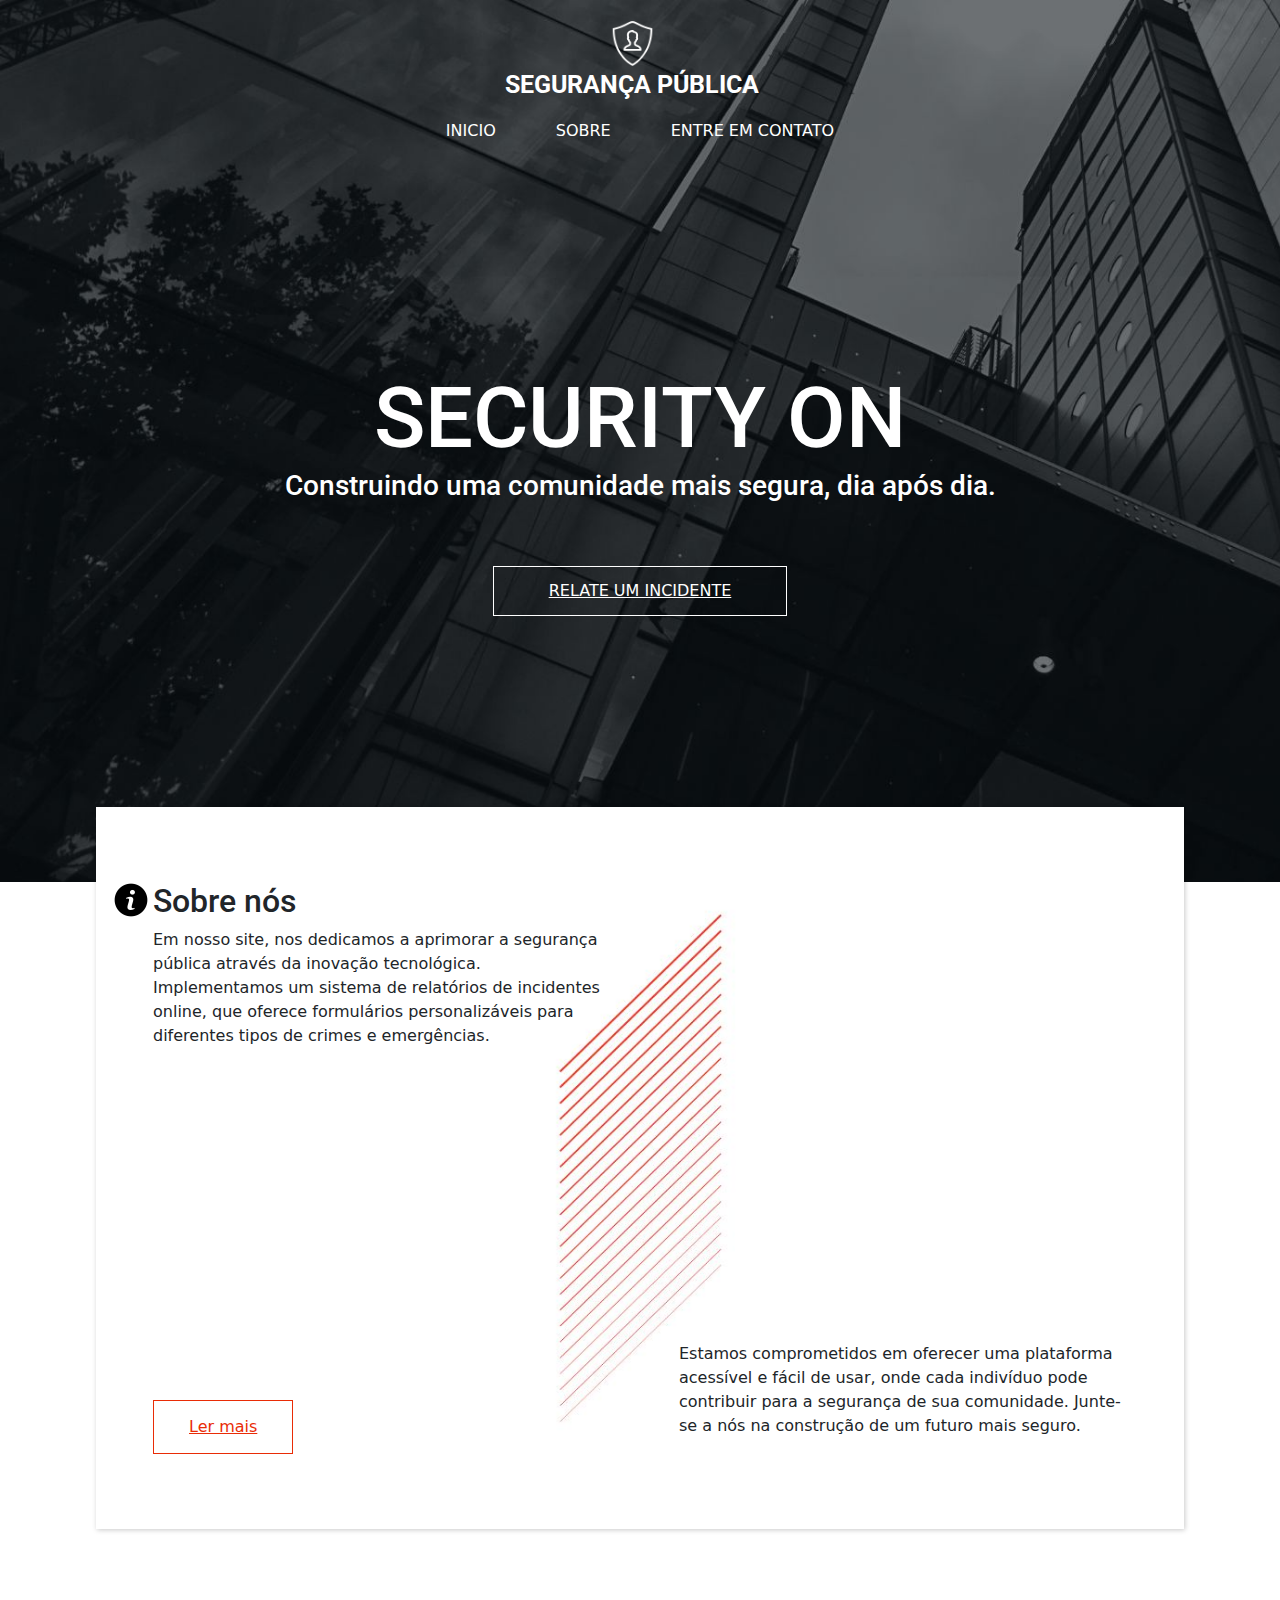
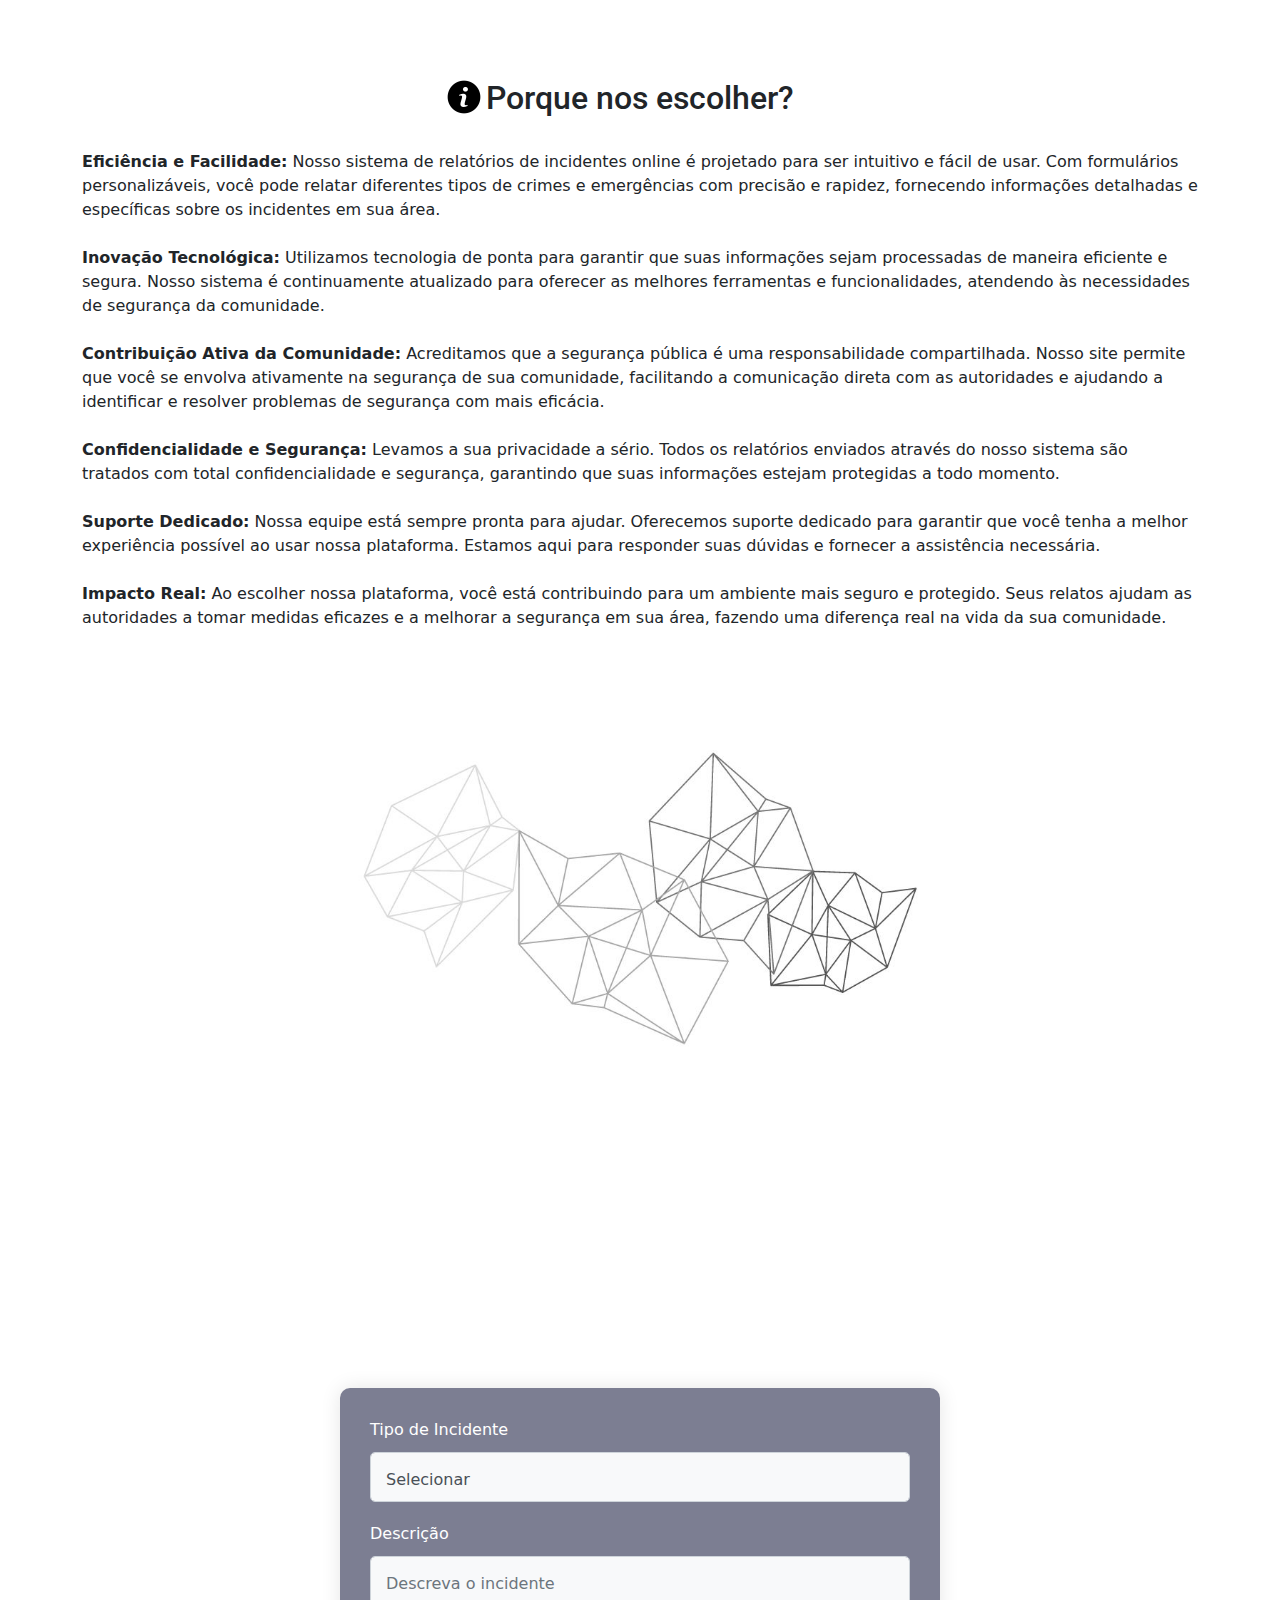
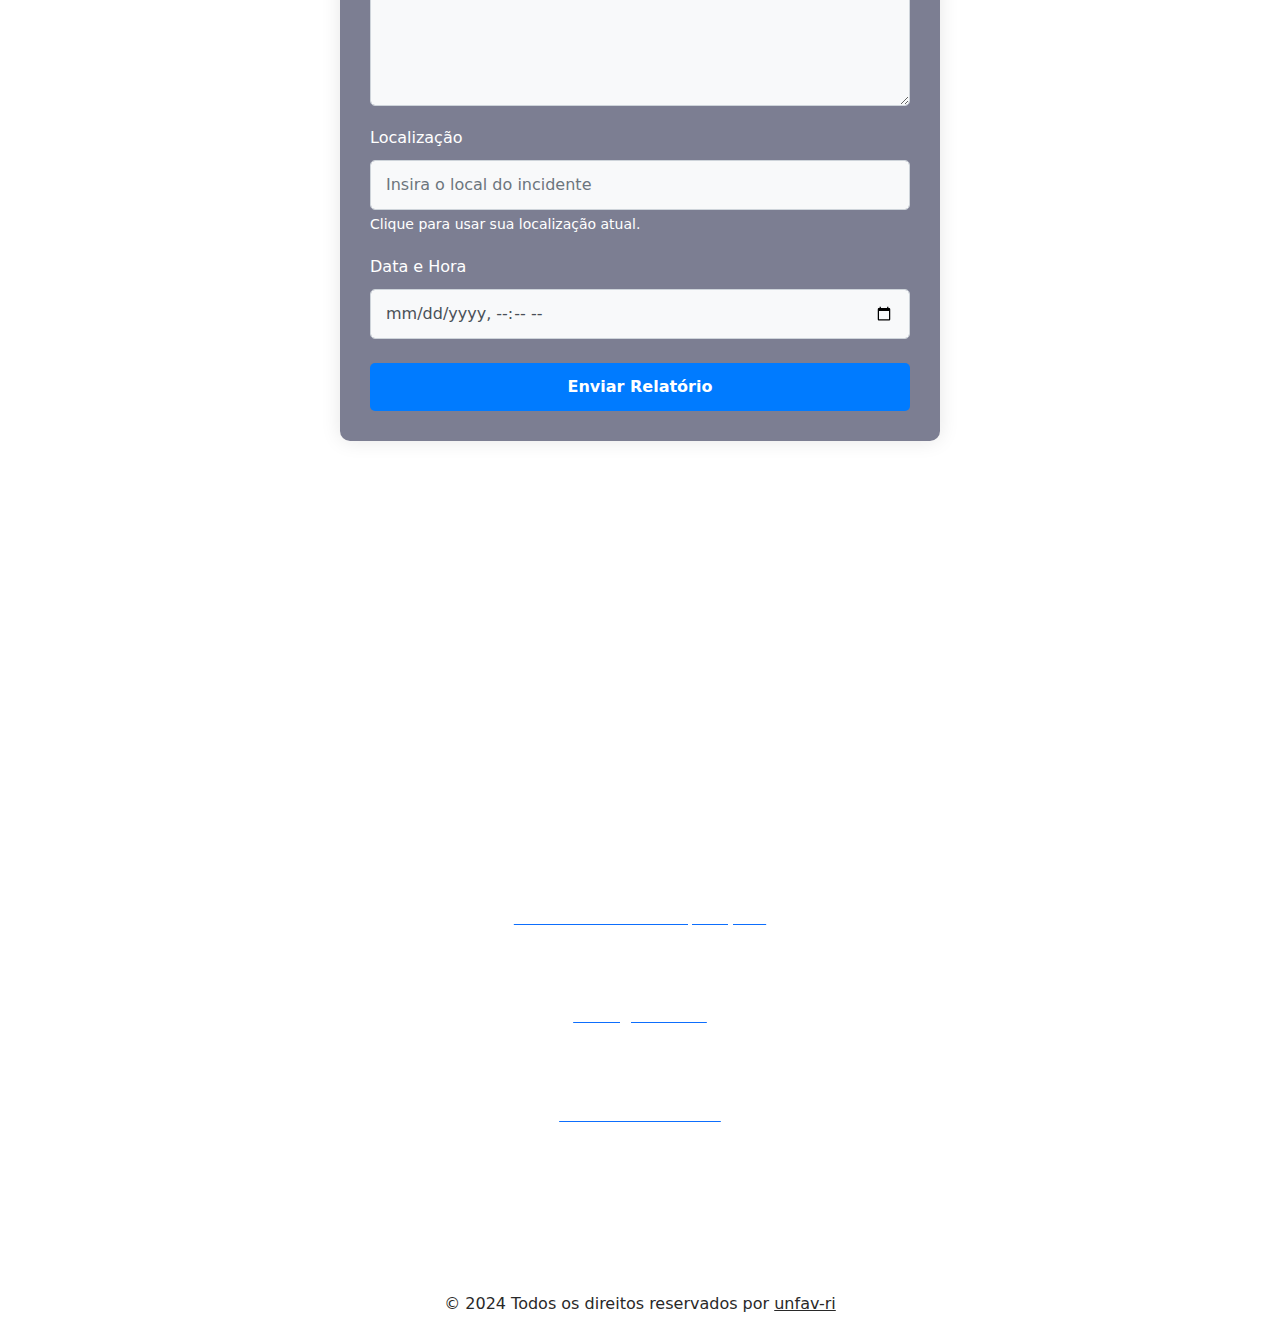
<file: index.html>
<!DOCTYPE html>
<html lang="en">
  <head>
    <meta charset="UTF-8" />
    <meta name="viewport" content="width=device-width, initial-scale=1.0" />

    <title>Segurança Pública - Inicio</title>

    <!-- Favico -->
    <link rel="icon" href="images/favicon.ico" type="image/x-icon" />

    <!-- bootstrap core css -->
    <link rel="stylesheet" type="text/css" href="css/bootstrap.css" />

    <!-- Custom styles for this template -->
    <link href="css/style.css" rel="stylesheet" />
    <!-- responsive style -->
    <link href="css/responsive.css" rel="stylesheet" />
  </head>
  <body>
    <div class="hero_area">
      <!-- header section strats -->
      <header class="header_section">
        <div class="container-fluid">
          <nav class="navbar navbar-expand-lg custom_nav-container pt-3">
            <a class="navbar-brand" href="index.html">
              <img src="images/logo.png" alt="" />
              <span> Segurança Pública </span>
            </a>
            <button
              class="navbar-toggler"
              type="button"
              data-toggle="collapse"
              data-target="#navbarSupportedContent"
              aria-controls="navbarSupportedContent"
              aria-expanded="false"
              aria-label="Toggle navigation"
            >
              <span class="navbar-toggler-icon"></span>
            </button>

            <div class="collapse navbar-collapse" id="navbarSupportedContent">
              <div
                class="d-flex ml-auto flex-column flex-lg-row align-items-center"
              >
                <ul class="navbar-nav">
                  <li class="nav-item active">
                    <a class="nav-link" href="index.html">Inicio</a>
                  </li>
                  <li class="nav-item">
                    <a class="nav-link" href="about.html">Sobre</a>
                  </li>
                  <li class="nav-item">
                    <a class="nav-link" href="contact.html">Entre em contato</a>
                  </li>
                </ul>
              </div>
            </div>
          </nav>
        </div>
      </header>
      <!-- end header section -->
      <!-- hero section -->
      <section class="hero_section">
        <h1>SECURITY ON</h1>
        <div class="hero_detail">
          <h3>Construindo uma comunidade mais segura, dia após dia.</h3>
        </div>
        <div class="hero_btn-box">
          <a href="#" id="scroll-to-report"> Relate um Incidente </a>
        </div>
      </section>
      <!-- end hero section -->
    </div>
    <!-- end hero area -->

    <!-- about section -->
    <section class="about_section layout_padding">
      <div class="about_container">
        <div class="container">
          <div class="detail">
            <h2 class="custom_heading">Sobre nós</h2>
            <p>
              Em nosso site, nos dedicamos a aprimorar a segurança pública
              através da inovação tecnológica. Implementamos um sistema de
              relatórios de incidentes online, que oferece formulários
              personalizáveis para diferentes tipos de crimes e emergências.
            </p>
            <div>
              <a href="about.html"> Ler mais </a>
            </div>
          </div>
          <div class="detail-2">
            <p>
              Estamos comprometidos em oferecer uma plataforma acessível e fácil
              de usar, onde cada indivíduo pode contribuir para a segurança de
              sua comunidade. Junte-se a nós na construção de um futuro mais
              seguro.
            </p>
          </div>
        </div>
      </div>
    </section>

    <!-- end about section -->

    <!-- why section -->

    <section class="why_section layout_padding">
      <div class="container">
        <div class="d-flex flex-column align-items-center text-center">
          <h2 class="custom_heading">Porque nos escolher?</h2>
          <p class="content">
            <br />
            <strong>Eficiência e Facilidade:</strong> Nosso sistema de
            relatórios de incidentes online é projetado para ser intuitivo e
            fácil de usar. Com formulários personalizáveis, você pode relatar
            diferentes tipos de crimes e emergências com precisão e rapidez,
            fornecendo informações detalhadas e específicas sobre os incidentes
            em sua área.
            <br />
            <br />
            <strong>Inovação Tecnológica:</strong> Utilizamos tecnologia de
            ponta para garantir que suas informações sejam processadas de
            maneira eficiente e segura. Nosso sistema é continuamente atualizado
            para oferecer as melhores ferramentas e funcionalidades, atendendo
            às necessidades de segurança da comunidade.
            <br />
            <br />
            <strong>Contribuição Ativa da Comunidade:</strong> Acreditamos que a
            segurança pública é uma responsabilidade compartilhada. Nosso site
            permite que você se envolva ativamente na segurança de sua
            comunidade, facilitando a comunicação direta com as autoridades e
            ajudando a identificar e resolver problemas de segurança com mais
            eficácia.
            <br />
            <br />
            <strong>Confidencialidade e Segurança:</strong> Levamos a sua
            privacidade a sério. Todos os relatórios enviados através do nosso
            sistema são tratados com total confidencialidade e segurança,
            garantindo que suas informações estejam protegidas a todo momento.
            <br />
            <br />
            <strong>Suporte Dedicado:</strong> Nossa equipe está sempre pronta
            para ajudar. Oferecemos suporte dedicado para garantir que você
            tenha a melhor experiência possível ao usar nossa plataforma.
            Estamos aqui para responder suas dúvidas e fornecer a assistência
            necessária.
            <br />
            <br />
            <strong>Impacto Real:</strong> Ao escolher nossa plataforma, você
            está contribuindo para um ambiente mais seguro e protegido. Seus
            relatos ajudam as autoridades a tomar medidas eficazes e a melhorar
            a segurança em sua área, fazendo uma diferença real na vida da sua
            comunidade.
          </p>
        </div>
      </div>
      <div class="why_container my-4">
        <div class="img_box">
          <img src="images/why-img.jpg" alt="" />
        </div>
      </div>
    </section>

    <!-- end why section -->

    <!-- report section -->
    <section id="report-section" class="report_section layout_padding">
      <div class="container">
        <div class="d-flex flex-column align-items-center text-center">
          <h2 class="custom_heading_white">Relatar um Incidente</h2>
          <p class="content">
            Use o formulário abaixo para relatar diferentes tipos de crimes e
            emergências com precisão e rapidez.
          </p>
        </div>
        <div class="report_form">
          <form id="report-form" onsubmit="return validateForm()">
            <div class="form-group">
              <label for="reportType">Tipo de Incidente</label>
              <select id="reportType" class="form-control">
                <option value="" selected disabled>Selecionar</option>
                <option>Roubo</option>
                <option>Assalto</option>
                <option>Vandalismo</option>
                <option>Acidente</option>
                <option>Outro</option>
              </select>
            </div>
            <div class="form-group">
              <label for="description">Descrição</label>
              <textarea
                id="description"
                class="form-control"
                rows="4"
                placeholder="Descreva o incidente"
              ></textarea>
            </div>

            <div class="form-group">
              <label for="location">Localização</label>
              <input
                type="text"
                class="form-control"
                id="location"
                placeholder="Insira o local do incidente"
                onclick="askForCurrentLocation()"
              />
              <small
                id="locationHelp"
                class="form-text text-muted"
                style="color: white !important"
                >Clique para usar sua localização atual.</small
              >
            </div>

            <div class="form-group">
              <label for="date">Data e Hora</label>
              <input type="datetime-local" id="date" class="form-control" />
            </div>
            <div class="d-flex justify-content-center mt-4">
              <button type="submit" class="btn btn-primary">
                Enviar Relatório
              </button>
            </div>
          </form>
        </div>
      </div>
    </section>
    <!-- end report section -->

    <!-- info section -->
    <section class="info_section layout_padding">
      <div class="container layout_padding-top layout_padding2-bottom">
        <div class="logo-box">
          <a href="index.html">
            <img src="images/info-logo.png" alt="" />
          </a>
        </div>
        <div class="info_items">
          <a href="javascript:void(0);" onclick="toggleMap()">
            <div class="item">
              <div class="img-box box-1">
                <img src="images/location-white.png" alt="Localização" />
              </div>
              <div class="detail-box">
                <p>Ache nossa base de operações.</p>
              </div>
            </div>
          </a>

          <div id="map-container">
            <iframe
              src="https://www.google.com/maps/embed?pb=!1m18!1m12!1m3!1d3650.3638337204936!2d-46.53474846813748!3d-22.97849425428837!2m3!1f0!2f0!3f0!3m2!1i1024!2i768!4f13.1!3m3!1m2!1s0x0%3A0x0!2zLTIyLjk3ODQ5NDU0Mjg4MzcsIC00Ni41MzQ3NDg0NjgxMzc0OA!5e0!3m2!1spt-BR!2sbr!4v1598292806557!5m2!1spt-BR!2sbr"
              width="600"
              height="450"
              style="border: 0"
              allowfullscreen=""
              loading="lazy"
            ></iframe>
          </div>

          <a href="">
            <div class="item">
              <div class="img-box box-3">
                <img src="images/envelope-white.png" alt="" />
              </div>
              <div class="detail-box">
                <p>email@mail.com</p>
              </div>
            </div>
          </a>
          <a href="">
            <div class="item">
              <div class="img-box box-2">
                <img src="images/telephone-white.png" alt="" />
              </div>
              <div class="detail-box">
                <p>+55 11 91234-5678</p>
              </div>
            </div>
          </a>
        </div>
      </div>
    </section>
    <!-- end info_section -->

    <!-- footer section -->
    <section class="container-fluid footer_section">
      <p>
        &copy; 2024 Todos os direitos reservados por
        <a href="https://github.com/unfav-ri">unfav-ri</a>
      </p>
    </section>
    <!-- footer section -->
    <script type="text/javascript" src="js/jquery-min.js"></script>
    <link
      href="https://cdn.jsdelivr.net/npm/bootstrap@5.3.3/dist/css/bootstrap.min.css"
      rel="stylesheet"
      integrity="sha384-QWTKZyjpPEjISv5WaRU9OFeRpok6YctnYmDr5pNlyT2bRjXh0JMhjY6hW+ALEwIH"
      crossorigin="anonymous"
    />
    <script src="js/script.js"></script>
    <script>
      document
        .getElementById("scroll-to-report")
        .addEventListener("click", function (event) {
          event.preventDefault();
          document
            .getElementById("report-section")
            .scrollIntoView({ behavior: "smooth" });
        });
    </script>
  </body>
</html>
</file>
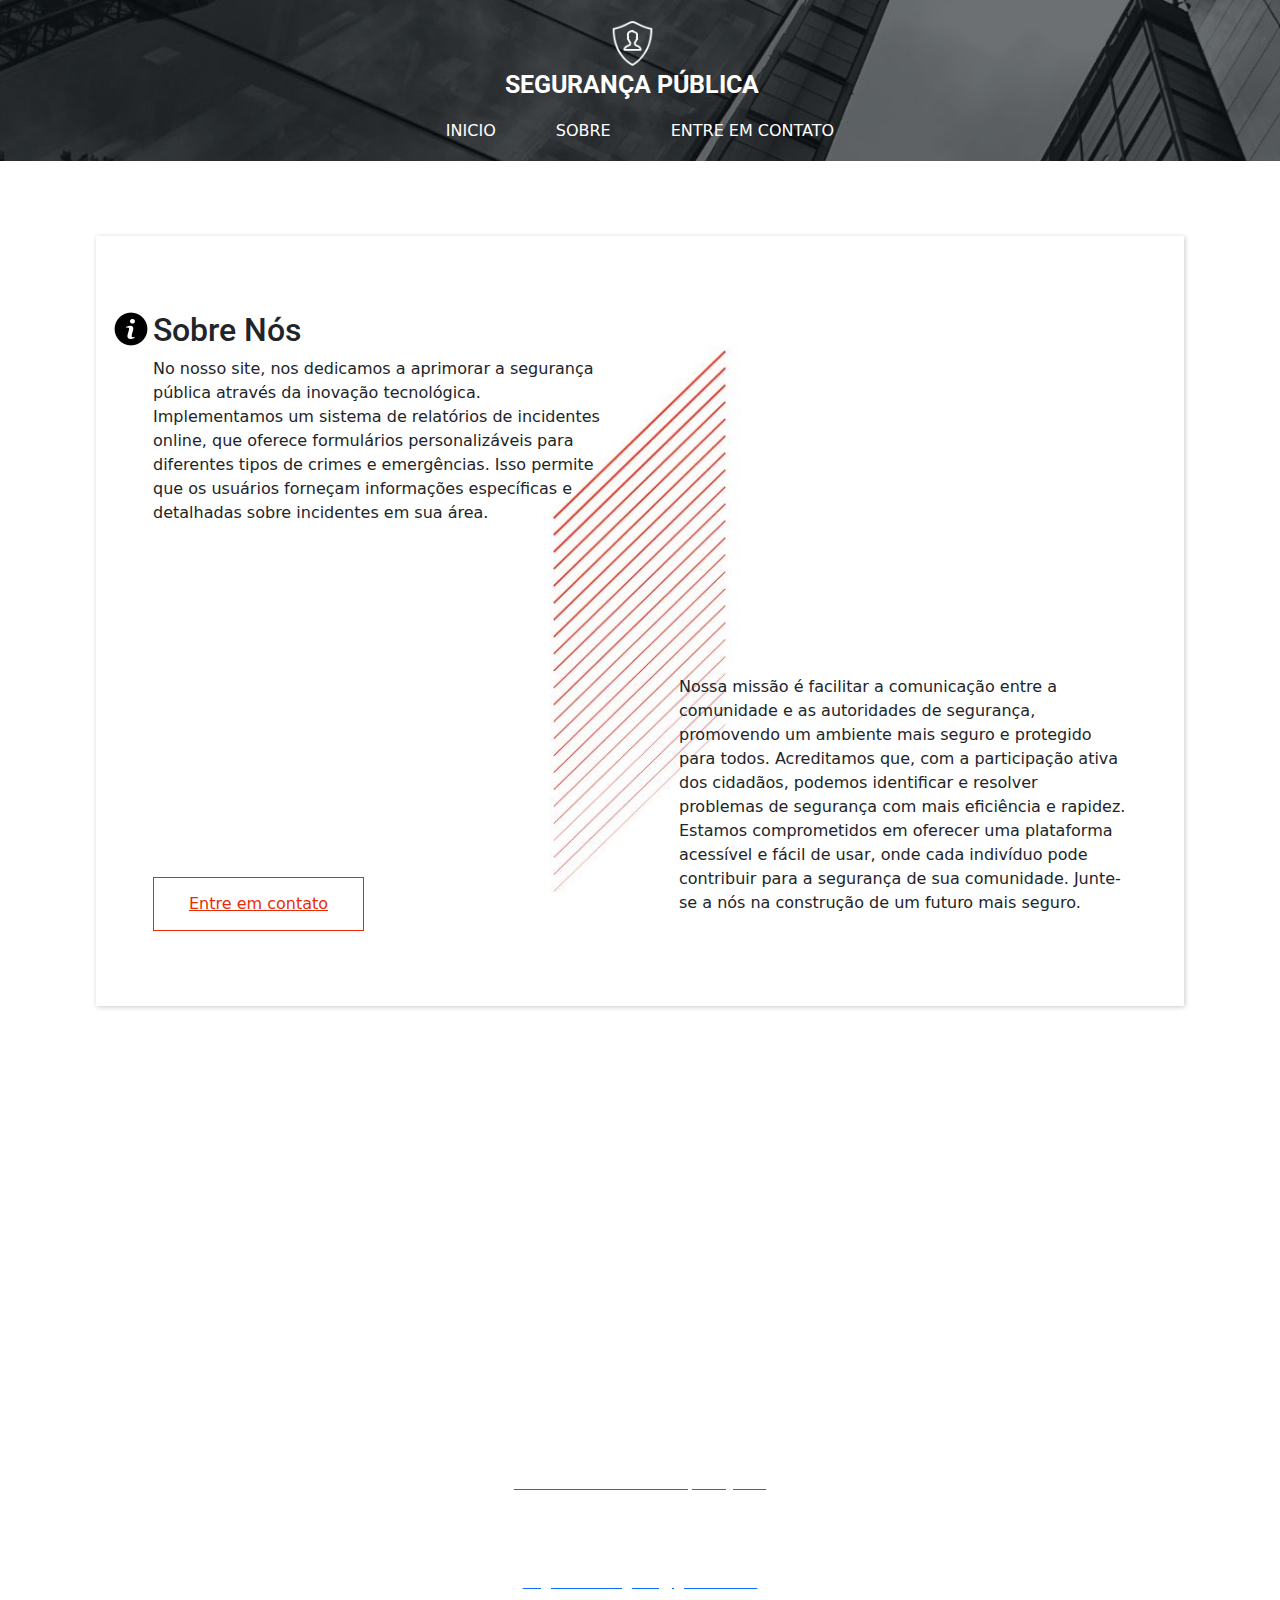
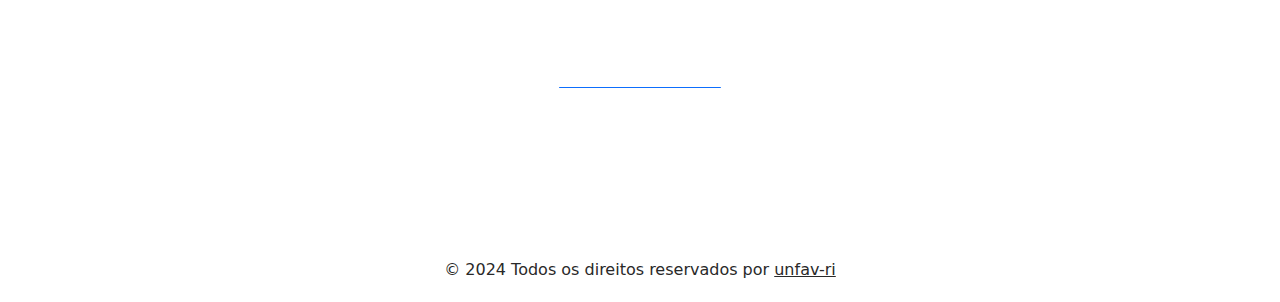
<file: about.html>
<!DOCTYPE html>
<html lang="en">
  <head>
    <meta charset="UTF-8" />
    <meta name="viewport" content="width=device-width, initial-scale=1.0" />

    <title>Sobre nós</title>

    <!-- Favico -->
    <link rel="icon" href="images/favicon.ico" type="image/x-icon" />

    <!-- bootstrap core css -->
    <link rel="stylesheet" type="text/css" href="css/bootstrap.css" />

    <!-- Custom styles for this template -->
    <link href="css/style.css" rel="stylesheet" />
    <!-- responsive style -->
    <link href="css/responsive.css" rel="stylesheet" />
  </head>

  <body class="sub_page">
    <div class="hero_area">
      <!-- header section strats -->
      <header class="header_section">
        <div class="container-fluid">
          <nav class="navbar navbar-expand-lg custom_nav-container pt-3">
            <a class="navbar-brand" href="index.html">
              <img src="images/logo.png" alt="" />
              <span> Segurança Pública </span>
            </a>
            <button
              class="navbar-toggler"
              type="button"
              data-toggle="collapse"
              data-target="#navbarSupportedContent"
              aria-controls="navbarSupportedContent"
              aria-expanded="false"
              aria-label="Toggle navigation"
            >
              <span class="navbar-toggler-icon"></span>
            </button>

            <div class="collapse navbar-collapse" id="navbarSupportedContent">
              <div
                class="d-flex ml-auto flex-column flex-lg-row align-items-center"
              >
                <ul class="navbar-nav">
                  <li class="nav-item active">
                    <a class="nav-link" href="index.html">Inicio</a>
                  </li>
                  <li class="nav-item">
                    <a class="nav-link" href="about.html"> Sobre </a>
                  </li>
                  <li class="nav-item">
                    <a class="nav-link" href="contact.html">Entre em contato</a>
                  </li>
                </ul>
              </div>
            </div>
          </nav>
        </div>
      </header>
      <!-- end header section -->
    </div>
    <!-- end hero area -->

    <!-- about section -->
    <section class="about_section layout_padding">
      <div class="about_container">
        <div class="container">
          <div class="detail">
            <h2 class="custom_heading">Sobre Nós</h2>
            <p>
              No nosso site, nos dedicamos a aprimorar a segurança pública
              através da inovação tecnológica. Implementamos um sistema de
              relatórios de incidentes online, que oferece formulários
              personalizáveis para diferentes tipos de crimes e emergências.
              Isso permite que os usuários forneçam informações específicas e
              detalhadas sobre incidentes em sua área.
            </p>
            <div>
              <a href="contact.html"> Entre em contato </a>
            </div>
          </div>
          <div class="detail-2">
            <p>
              Nossa missão é facilitar a comunicação entre a comunidade e as
              autoridades de segurança, promovendo um ambiente mais seguro e
              protegido para todos. Acreditamos que, com a participação ativa
              dos cidadãos, podemos identificar e resolver problemas de
              segurança com mais eficiência e rapidez.
              <br />
              Estamos comprometidos em oferecer uma plataforma acessível e fácil
              de usar, onde cada indivíduo pode contribuir para a segurança de
              sua comunidade. Junte-se a nós na construção de um futuro mais
              seguro.
            </p>
          </div>
        </div>
      </div>
    </section>

    <!-- end about section -->

    <!-- info section -->
    <section class="info_section layout_padding">
      <div class="container layout_padding-top layout_padding2-bottom">
        <div class="logo-box">
          <a href="index.html">
            <img src="images/info-logo.png" alt="" />
          </a>
        </div>
        <div class="info_items">
          <a href="javascript:void(0);" onclick="toggleMap()">
            <div class="item">
              <div class="img-box box-1">
                <img src="images/location-white.png" alt="Localização" />
              </div>
              <div class="detail-box">
                <p>Ache nossa base de operações.</p>
              </div>
            </div>
          </a>

          <div id="map-container">
            <iframe
              src="https://www.google.com/maps/embed?pb=!1m18!1m12!1m3!1d3650.3638337204936!2d-46.53474846813748!3d-22.97849425428837!2m3!1f0!2f0!3f0!3m2!1i1024!2i768!4f13.1!3m3!1m2!1s0x0%3A0x0!2zLTIyLjk3ODQ5NDU0Mjg4MzcsIC00Ni41MzQ3NDg0NjgxMzc0OA!5e0!3m2!1spt-BR!2sbr!4v1598292806557!5m2!1spt-BR!2sbr"
              width="600"
              height="450"
              style="border: 0"
              allowfullscreen=""
              loading="lazy"
            ></iframe>
          </div>

          <a href="">
            <div class="item">
              <div class="img-box box-3">
                <img src="images/envelope-white.png" alt="" />
              </div>
              <div class="detail-box">
                <p>seguranca.agora@gmail.com</p>
              </div>
            </div>
          </a>
          <a href="">
            <div class="item">
              <div class="img-box box-2">
                <img src="images/telephone-white.png" alt="" />
              </div>
              <div class="detail-box">
                <p>+55 11 91234-5678</p>
              </div>
            </div>
          </a>
        </div>
      </div>
    </section>

    <!-- end info_section -->

    <!-- footer section -->
    <section class="container-fluid footer_section">
      <p>
        &copy; 2024 Todos os direitos reservados por
        <a href="https://github.com/unfav-ri">unfav-ri</a>
      </p>
    </section>
    <!-- footer section -->
    <script type="text/javascript" src="js/jquery-min.js"></script>
    <link
      href="https://cdn.jsdelivr.net/npm/bootstrap@5.3.3/dist/css/bootstrap.min.css"
      rel="stylesheet"
      integrity="sha384-QWTKZyjpPEjISv5WaRU9OFeRpok6YctnYmDr5pNlyT2bRjXh0JMhjY6hW+ALEwIH"
      crossorigin="anonymous"
    />
    <script>
      function toggleMap() {
        var mapContainer = document.getElementById("map-container");
        mapContainer.classList.toggle("open");
      }
    </script>
  </body>
</html>
</file>
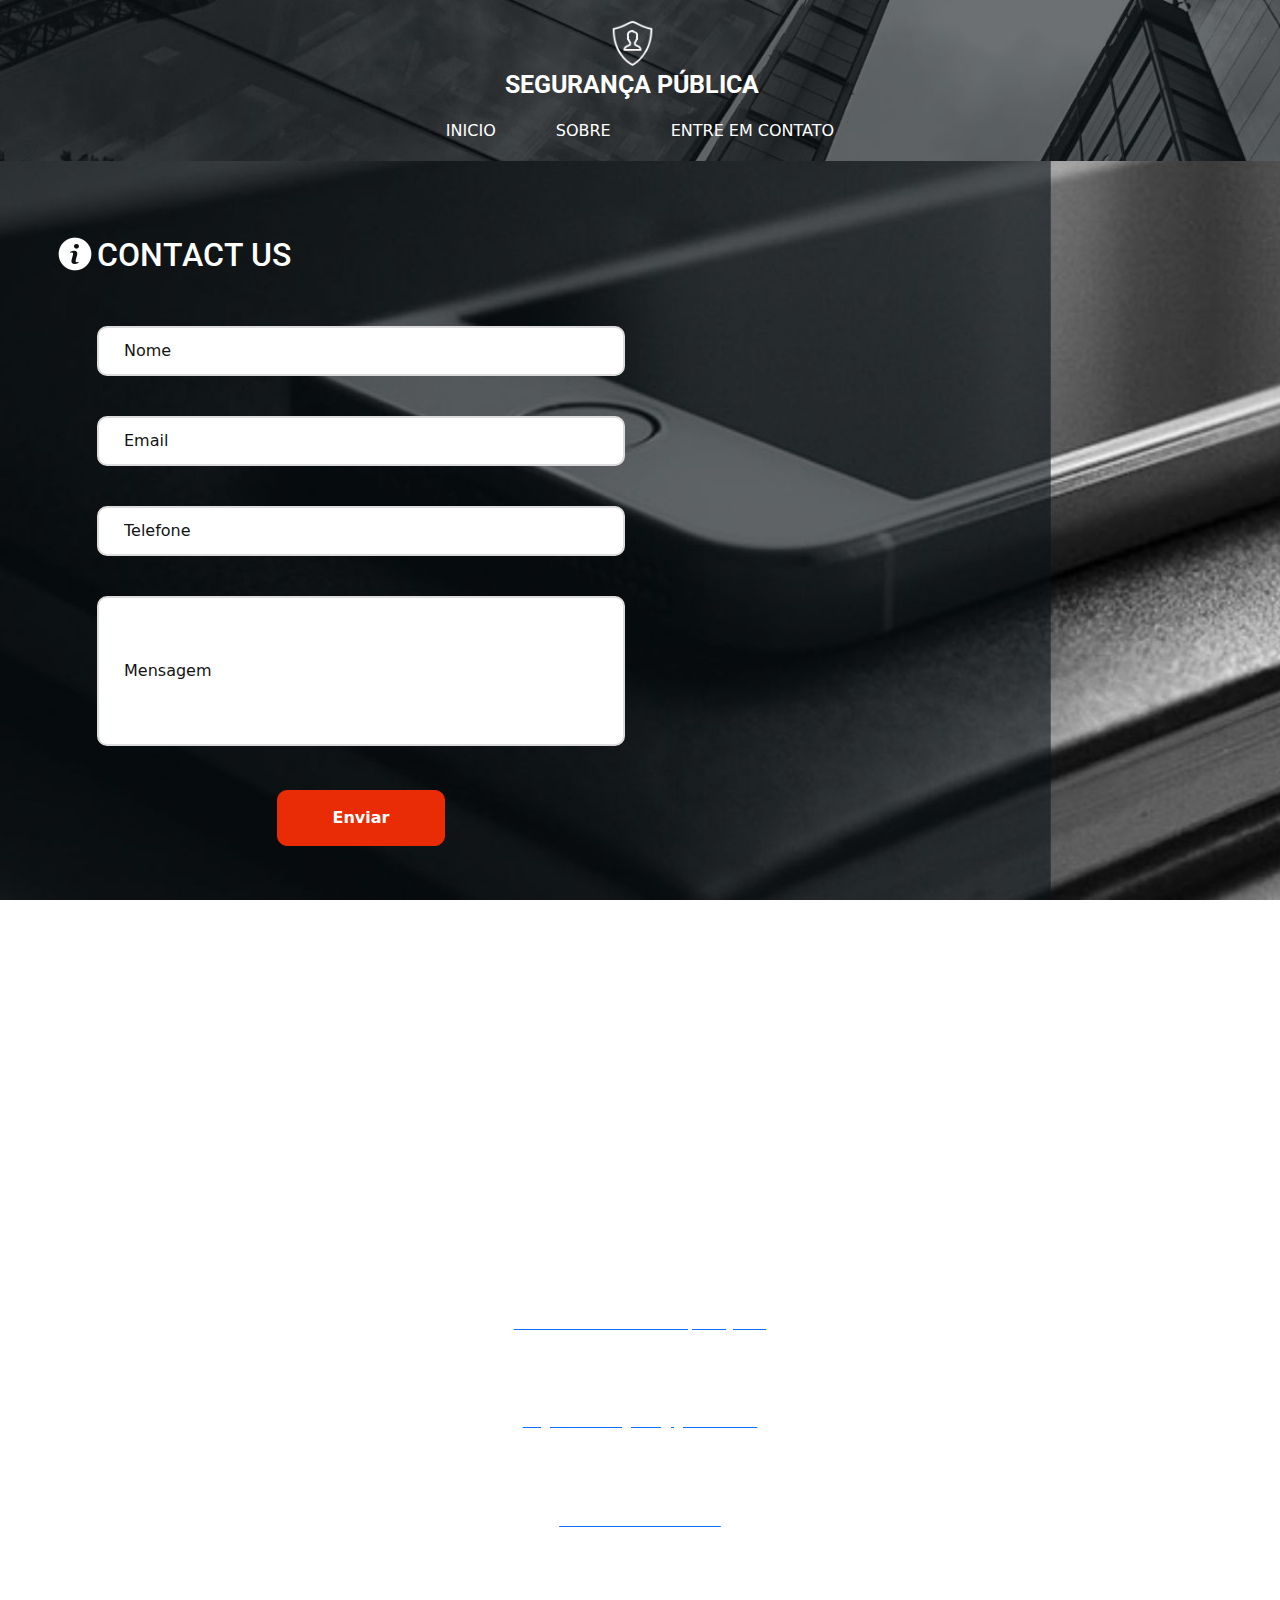
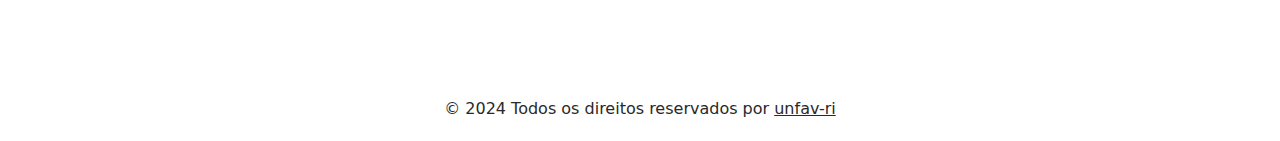
<file: contact.html>
<!DOCTYPE html>
<html lang="en">
  <head>
    <meta charset="UTF-8" />
    <meta name="viewport" content="width=device-width, initial-scale=1.0" />

    <title>Entre em contato</title>

    <!-- Favico -->
    <link rel="icon" href="images/favicon.ico" type="image/x-icon" />

    <!-- bootstrap core css -->
    <link rel="stylesheet" type="text/css" href="css/bootstrap.css" />

    <!-- Custom styles for this template -->
    <link href="css/style.css" rel="stylesheet" />
    <!-- responsive style -->
    <link href="css/responsive.css" rel="stylesheet" />
  </head>

  <body class="sub_page">
    <div class="hero_area">
      <!-- header section strats -->
      <header class="header_section">
        <div class="container-fluid">
          <nav class="navbar navbar-expand-lg custom_nav-container pt-3">
            <a class="navbar-brand" href="index.html">
              <img src="images/logo.png" alt="" />
              <span> Segurança Pública </span>
            </a>
            <button
              class="navbar-toggler"
              type="button"
              data-toggle="collapse"
              data-target="#navbarSupportedContent"
              aria-controls="navbarSupportedContent"
              aria-expanded="false"
              aria-label="Toggle navigation"
            >
              <span class="navbar-toggler-icon"></span>
            </button>

            <div class="collapse navbar-collapse" id="navbarSupportedContent">
              <div
                class="d-flex ml-auto flex-column flex-lg-row align-items-center"
              >
                <ul class="navbar-nav">
                  <li class="nav-item active">
                    <a class="nav-link" href="index.html">Inicio</a>
                  </li>
                  <li class="nav-item">
                    <a class="nav-link" href="about.html"> Sobre </a>
                  </li>
                
                  <li class="nav-item">
                    <a class="nav-link" href="contact.html">Entre em contato</a>
                  </li>
                </ul>
              </div>
            </div>
          </nav>
        </div>
      </header>
      <!-- end header section -->
    </div>
    <!-- end hero area -->

    <!-- contact section -->

    <section class="contact_section layout_padding">
      <div class="container">
        <div class="col-md-6">
          <div class="d-flex mb-4 ml-4 ml-md-0">
            <h2 class="custom_heading text-center">CONTACT US</h2>
          </div>
          <form action="">
            <div>
              <input type="text" placeholder="Nome" />
            </div>
            <div>
              <input type="email" placeholder="Email" />
            </div>
            <div>
              <input type="text" placeholder="Telefone" />
            </div>
            <div>
              <input type="text" class="message-box" placeholder="Mensagem" />
            </div>
            <div class="d-flex justify-content-center mt-4">
              <button>Enviar</button>
            </div>
          </form>
        </div>
      </div>
    </section>

    <!-- end contact section -->

    <!-- info section -->
    <section class="info_section layout_padding">
      <div class="container layout_padding-top layout_padding2-bottom">
        <div class="logo-box">
          <a href="index.html">
            <img src="images/info-logo.png" alt="" />
          </a>
        </div>
        <div class="info_items">
          <a href="javascript:void(0);" onclick="toggleMap()">
            <div class="item">
              <div class="img-box box-1">
                <img src="images/location-white.png" alt="Localização" />
              </div>
              <div class="detail-box">
                <p>Ache nossa base de operações.</p>
              </div>
            </div>
          </a>

          <div id="map-container">
            <iframe
              src="https://www.google.com/maps/embed?pb=!1m18!1m12!1m3!1d3650.3638337204936!2d-46.53474846813748!3d-22.97849425428837!2m3!1f0!2f0!3f0!3m2!1i1024!2i768!4f13.1!3m3!1m2!1s0x0%3A0x0!2zLTIyLjk3ODQ5NDU0Mjg4MzcsIC00Ni41MzQ3NDg0NjgxMzc0OA!5e0!3m2!1spt-BR!2sbr!4v1598292806557!5m2!1spt-BR!2sbr"
              width="600"
              height="450"
              style="border: 0"
              allowfullscreen=""
              loading="lazy"
            ></iframe>
          </div>

          <a href="">
            <div class="item">
              <div class="img-box box-3">
                <img src="images/envelope-white.png" alt="" />
              </div>
              <div class="detail-box">
                <p>seguranca.agora@gmail.com</p>
              </div>
            </div>
          </a>
          <a href="">
            <div class="item">
              <div class="img-box box-2">
                <img src="images/telephone-white.png" alt="" />
              </div>
              <div class="detail-box">
                <p>+55 11 91234-5678</p>
              </div>
            </div>
          </a>
        </div>
      </div>
    </section>

    <!-- end info_section -->

    <!-- footer section -->
    <section class="container-fluid footer_section">
      <p>
        &copy; 2024 Todos os direitos reservados por
        <a href="https://github.com/unfav-ri">unfav-ri</a>
      </p>
    </section>
    <!-- footer section -->
    <script type="text/javascript" src="js/jquery-min.js"></script>
    <link
      href="https://cdn.jsdelivr.net/npm/bootstrap@5.3.3/dist/css/bootstrap.min.css"
      rel="stylesheet"
      integrity="sha384-QWTKZyjpPEjISv5WaRU9OFeRpok6YctnYmDr5pNlyT2bRjXh0JMhjY6hW+ALEwIH"
      crossorigin="anonymous"
    />
    <script>
      function toggleMap() {
        var mapContainer = document.getElementById("map-container");
        mapContainer.classList.toggle("open");
      }
    </script>
  </body>
</html>
</file>
<file: css/style.css>
@import url("https://fonts.googleapis.com/css2?family=Roboto:ital,wght@0,100;0,300;0,400;0,500;0,700;0,900;1,100;1,300;1,400;1,500;1,700;1,900&display=swap");

h1,
h2,
h3 {
  font-family: "Roboto", sans-serif;
}

body {
  font-family: "Roboto", sans-serif;
  color: #101010;
  background-color: #ffffff;
}

.content {
  text-align: left;
}

.item {
  display: flex;
  align-items: center;
  cursor: pointer;
}
.img-box {
  margin-right: 10px;
}
.detail-box p {
  margin: 0;
}
#map-container {
  max-height: 0;
  overflow: hidden;
  transition: max-height 0.5s ease-out, opacity 0.5s ease-out;
  opacity: 0;
}
#map-container.open {
  max-height: 500px;
  opacity: 1;
}

.layout_padding {
  padding: 75px 0;
}

.layout_padding2 {
  padding: 45px 0;
}

.layout_padding2-top {
  padding-top: 45px;
}

.layout_padding2-bottom {
  padding-bottom: 45px;
}

.layout_padding-top {
  padding-top: 75px;
}

.layout_padding-bottom {
  padding-bottom: 75px;
}

.custom_heading {
  position: relative;
}

.custom_heading_white {
  position: relative;
}

.custom_heading::before {
  position: absolute;
  content: "";
  left: -40px;
  width: 36px;
  height: 36px;
  background-image: url(../images/in-black.png);
  background-size: cover;
}

.custom_heading_white::before {
  position: absolute;
  content: "";
  left: -40px;
  width: 36px;
  height: 36px;
  background-image: url(../images/in-white.png);
  background-size: cover;
}

/*header section*/
.hero_area {
  height: 98vh;
  background-image: url(../images/hero.jpg);
  background-size: cover;
  background-attachment: fixed;
}

.sub_page .hero_area {
  height: auto;
}

.hero_area.sub_pages {
  height: auto;
}

.header_section .container-fluid {
  padding-right: 25px;
  padding-left: 25px;
}

.header_section .nav_container {
  margin: 0 auto;
}

.custom_nav-container.navbar-expand-lg .navbar-nav .nav-link {
  padding: 10px 30px;
  color: #ffffff;
  text-align: center;
  text-transform: uppercase;
}

a,
a:hover,
a:focus {
  text-decoration: none;
}

a:hover,
a:focus {
  color: initial;
}

.btn,
.btn:focus {
  outline: none !important;
  -webkit-box-shadow: none;
  box-shadow: none;
}

.navbar-brand,
.navbar-brand:hover {
  text-transform: uppercase;
  font-weight: 700;
  font-size: 24px;
  color: #fafcfd;
}

.custom_nav-container .nav_search-btn {
  background-image: url(../images/search-icon.png);
  background-size: 22px;
  background-repeat: no-repeat;
  background-position-y: 7px;
  width: 35px;
  height: 35px;
  padding: 0;
  border: none;
}

.navbar-brand {
  display: -webkit-box;
  display: -ms-flexbox;
  display: flex;
  -webkit-box-align: center;
  -ms-flex-align: center;
  align-items: center;
  -webkit-box-orient: vertical;
  -webkit-box-direction: normal;
  -ms-flex-direction: column;
  flex-direction: column;
  align-items: center;
  margin-right: 0;
}

.navbar-brand img {
  width: 45px;
}

.navbar-brand span {
  font-size: 25px;
  font-weight: 700;
  color: #ffffff;
  font-family: "Roboto", sans-serif;
}

.custom_nav-container {
  z-index: 99999;
  padding: 15px 0;
  -webkit-box-orient: vertical;
  -webkit-box-direction: normal;
  -ms-flex-direction: column;
  flex-direction: column;
  -webkit-box-align: center;
  -ms-flex-align: center;
  align-items: center;
}

.custom_nav-container .navbar-toggler {
  outline: none;
}

.custom_nav-container .navbar-toggler .navbar-toggler-icon {
  background-image: url(../images/menu.png);
  background-size: 35px;
}

/*end header section*/
.hero_section {
  text-align: center;
  color: #ffffff;
  display: -webkit-box;
  display: -ms-flexbox;
  display: flex;
  -webkit-box-orient: vertical;
  -webkit-box-direction: normal;
  -ms-flex-direction: column;
  flex-direction: column;
  -webkit-box-pack: center;
  -ms-flex-pack: center;
  justify-content: center;
  height: 75%;
}
.hero_section h1 {
  font-size: 85px;
  margin: 0 auto;
  max-width: 90%;
}

.hero_section .hero_btn-box a {
  display: inline-block;
  padding: 12px 55px;
  background-color: transparent;
  border: 1.5px solid #ffffff;
  color: #ffffff;
  margin-top: 55px;
  text-transform: uppercase;
  transition: background-color 0.3s ease, color 0.3s ease,
    border-color 0.3s ease;
}

.hero_section .hero_btn-box a:hover {
  background-color: #ffffff;
  color: #0a1115;
  border-color: #0a1115;
}

.sub_page .about_section .about_container {
  margin-top: 0;
}

.about_section .about_container {
  width: 85%;
  margin-left: auto;
  margin-right: auto;
  padding: 75px 45px;
  background-image: url(../images/about.jpg);
  background-size: auto 100%;
  background-color: #fff;
  background-position: center;
  background-repeat: no-repeat;
  margin-top: -150px;
  -webkit-box-shadow: 1px 1px 5px 0px rgba(0, 0, 0, 0.21);
  box-shadow: 1px 1px 5px 0px rgba(0, 0, 0, 0.21);
}

.about_section .about_container .container {
  display: -webkit-box;
  display: -ms-flexbox;
  display: flex;
  -webkit-box-pack: justify;
  -ms-flex-pack: justify;
  justify-content: space-between;
}

.about_section .about_container .container > div {
  width: 46%;
}

.about_section .detail a {
  display: inline-block;
  padding: 14px 35px;
  background-color: transparent;
  border: 1.5px solid #e92c06;
  color: #e92c06;
  color: #e92c06;
  margin-top: 75%;
  transition: background-color 0.3s ease, color 0.3s ease;
}

.about_section .detail a:hover {
  background-color: #e92c06;
  color: #ffffff;
}

.about_section .detail-2 {
  display: -webkit-box;
  display: -ms-flexbox;
  display: flex;
  -webkit-box-orient: vertical;
  -webkit-box-direction: normal;
  -ms-flex-direction: column;
  flex-direction: column;
  -webkit-box-pack: end;
  -ms-flex-pack: end;
  justify-content: flex-end;
}

.why_section .why_container .img_box {
  width: 85%;
  margin: 0 auto;
}

.why_section .why_container .img_box img {
  width: 100%;
}

.why_section a {
  display: inline-block;
  padding: 14px 35px;
  background-color: transparent;
  border: 1.5px solid #e92c06;
  color: #e92c06;
  color: #e92c06;
}

.why_section a:hover {
  background-color: #e92c06;
  color: #ffffff;
}

.contact_section {
  color: #fff;
  background: url(../images/contact-bg.jpg);
  background-size: cover;
  background-repeat: no-repeat;
  background-attachment: fixed;
}

.contact_section h2::before {
  background-image: url(../images/in-white.png);
}

.contact_section input {
  width: 100%;
  border: 2px solid #dcdcdc;
  height: 50px;
  border-radius: 10px;
  margin: 20px 0;
  padding-left: 25px;
  background-color: #ffffff;
  outline: none;
  color: #101010;
  transition: border-color 0.3s ease, box-shadow 0.3s ease;
}

.contact_section input:focus {
  border-color: #e92c06;
  box-shadow: 0 0 10px rgba(233, 44, 6, 0.2);
}

.contact_section input::placeholder {
  color: #131313;
}

.contact_section input.message-box {
  height: 150px;
}

.contact_section button {
  background-color: #e92c06;
  padding: 15px 55px;
  outline: none;
  border: none;
  border-radius: 10px;
  border: 1px solid #e92c06;
  color: #fff;
  font-weight: 700;
  cursor: pointer;
  transition: background-color 0.3s ease, color 0.3s ease,
    border-color 0.3s ease, box-shadow 0.3s ease;
}

.contact_section button:hover {
  color: #e92c06;
  background-color: #0a111569;
  border-color: #e92c06;
  box-shadow: 0 0 10px rgba(233, 44, 6, 0.2);
}

.info_section {
  background-image: url(../images/info-bg.jpg);
  background-size: cover;
  background-attachment: fixed;
}

.info_section .logo-box {
  width: 100px;
  margin: 0 auto 75px auto;
}

.info_section .logo-box img {
  width: 100%;
}

.info_items {
  width: 65%;
  margin: 0 auto;
  display: -webkit-box;
  display: -ms-flexbox;
  display: flex;
  -webkit-box-orient: vertical;
  -webkit-box-direction: normal;
  -ms-flex-direction: column;
  flex-direction: column;
  -webkit-box-align: center;
  -ms-flex-align: center;
  align-items: center;
  -webkit-box-pack: justify;
  -ms-flex-pack: justify;
  justify-content: space-between;
}

.info_items .item {
  display: -webkit-box;
  display: -ms-flexbox;
  display: flex;
  -webkit-box-orient: vertical;
  -webkit-box-direction: normal;
  -ms-flex-direction: column;
  flex-direction: column;
  -webkit-box-align: center;
  -ms-flex-align: center;
  align-items: center;
  text-align: center;
  margin-bottom: 25px;
}

.info_items .item .img-box {
  width: 30px;
  border-radius: 100%;
  background-repeat: no-repeat;
  background-position: center;
  margin-bottom: 15px;
}

.info_items .item .img-box img {
  width: 100%;
}

.info_items .item .detail-box {
  margin-top: 10px;
  color: #fff;
}

.info_items {
  position: relative;
}

.info_items a {
  position: relative;
}

/* footer section*/
.footer_section {
  background-color: #ffffff;
  padding: 20px;
  font-weight: 500;
}

.footer_section p {
  color: #292929;
  margin: 0;
  text-align: center;
}

.footer_section a {
  color: #292929;
}

/* end footer section*/

/* report section */
.report_section {
  color: #fff;
  background: url(../images/report.jpg);
  background-size: cover;
  background-repeat: no-repeat;
  background-attachment: fixed;
}

.report_form {
  max-width: 600px;
  margin: 0 auto;
  padding: 30px;
  border-radius: 10px;
  box-shadow: 0 0 20px rgba(0, 0, 0, 0.1);
  background-color: #00042b83;
}

.report_form .form-group {
  margin-bottom: 20px;
}

.report_form .form-group label {
  font-weight: 500;
  margin-bottom: 10px;
  display: block;
}

.report_form .form-control {
  width: 100%;
  border: 1px solid #ced4da;
  height: 50px;
  border-radius: 5px;
  padding: 15px 15px;
  background-color: #f8f9fa;
  outline: none;
  color: #495057;
  transition: border-color 0.3s ease, box-shadow 0.3s ease;
}

.report_form .form-control:focus {
  border-color: #007bff;
  box-shadow: 0 0 10px rgba(0, 123, 255, 0.5);
}

.report_form .form-control::placeholder {
  color: #6c757d;
}

.report_form textarea.form-control {
  height: 150px;
}

.report_form button {
  display: block;
  width: 100%;
  background-color: #007bff;
  border: none;
  border-radius: 5px;
  padding: 12px 20px;
  color: #ffffff;
  font-size: 16px;
  font-weight: 600;
  cursor: pointer;
  transition: background-color 0.3s ease;
}

.report_form button:hover {
  background-color: #0056b3;
}

.container #locationHelp {
  color: white;
}
</file>
<file: css/responsive.css>
@media (max-width: 1120px) {
    .hero_area {
        height: auto;
    }

    .hero_btn-box {
        margin-bottom: 150px;
    }


}

@media (max-width: 992px) {
    .custom_nav-container {
        flex-direction: row;
    }
}

@media (max-width: 768px) {
    .about_section .about_container .container {
        flex-direction: column;
    }

    .about_section .about_container {
        width: 90%;
    }

    .about_section .about_container .container>div {
        width: 95%;
    }

    .about_section .detail a {
        margin: 25px auto 35px auto;
    }

    .about_section .detail a {

        background-color: #e92c06;
        color: #ffffff;

    }

    .report_section {
        padding: 50px 0;
      }
    
      .report_section .custom_heading .custom_heading_white {
        font-size: 30px;
      }
    
      .report_section .content {
        font-size: 14px;
        margin-bottom: 30px;
      }
    
      .report_form {
        max-width: 90%;
        padding: 20px;
      }
    
      .report_form button {
        padding: 12px 40px;
      }
    }

@media (max-width: 576px) {
    .hero_section h1 {
        font-size: 58px;
    }

    .report_section {
        padding: 40px 0;
      }
    
      .report_section .custom_heading .custom_heading_white {
        font-size: 26px;
      }
    
      .report_section .content {
        font-size: 12px;
        margin-bottom: 20px;
      }
    
      .report_form {
        max-width: 100%;
      }

}

@media (max-width: 480px) {
    .hero_section h1 {
        font-size: 36px;
    }
}

@media (max-width: 420px) {}

@media (max-width: 360px) {}

@media (min-width: 1200px) {
    .container {
        max-width: 1170px;
    }
}
</file>
